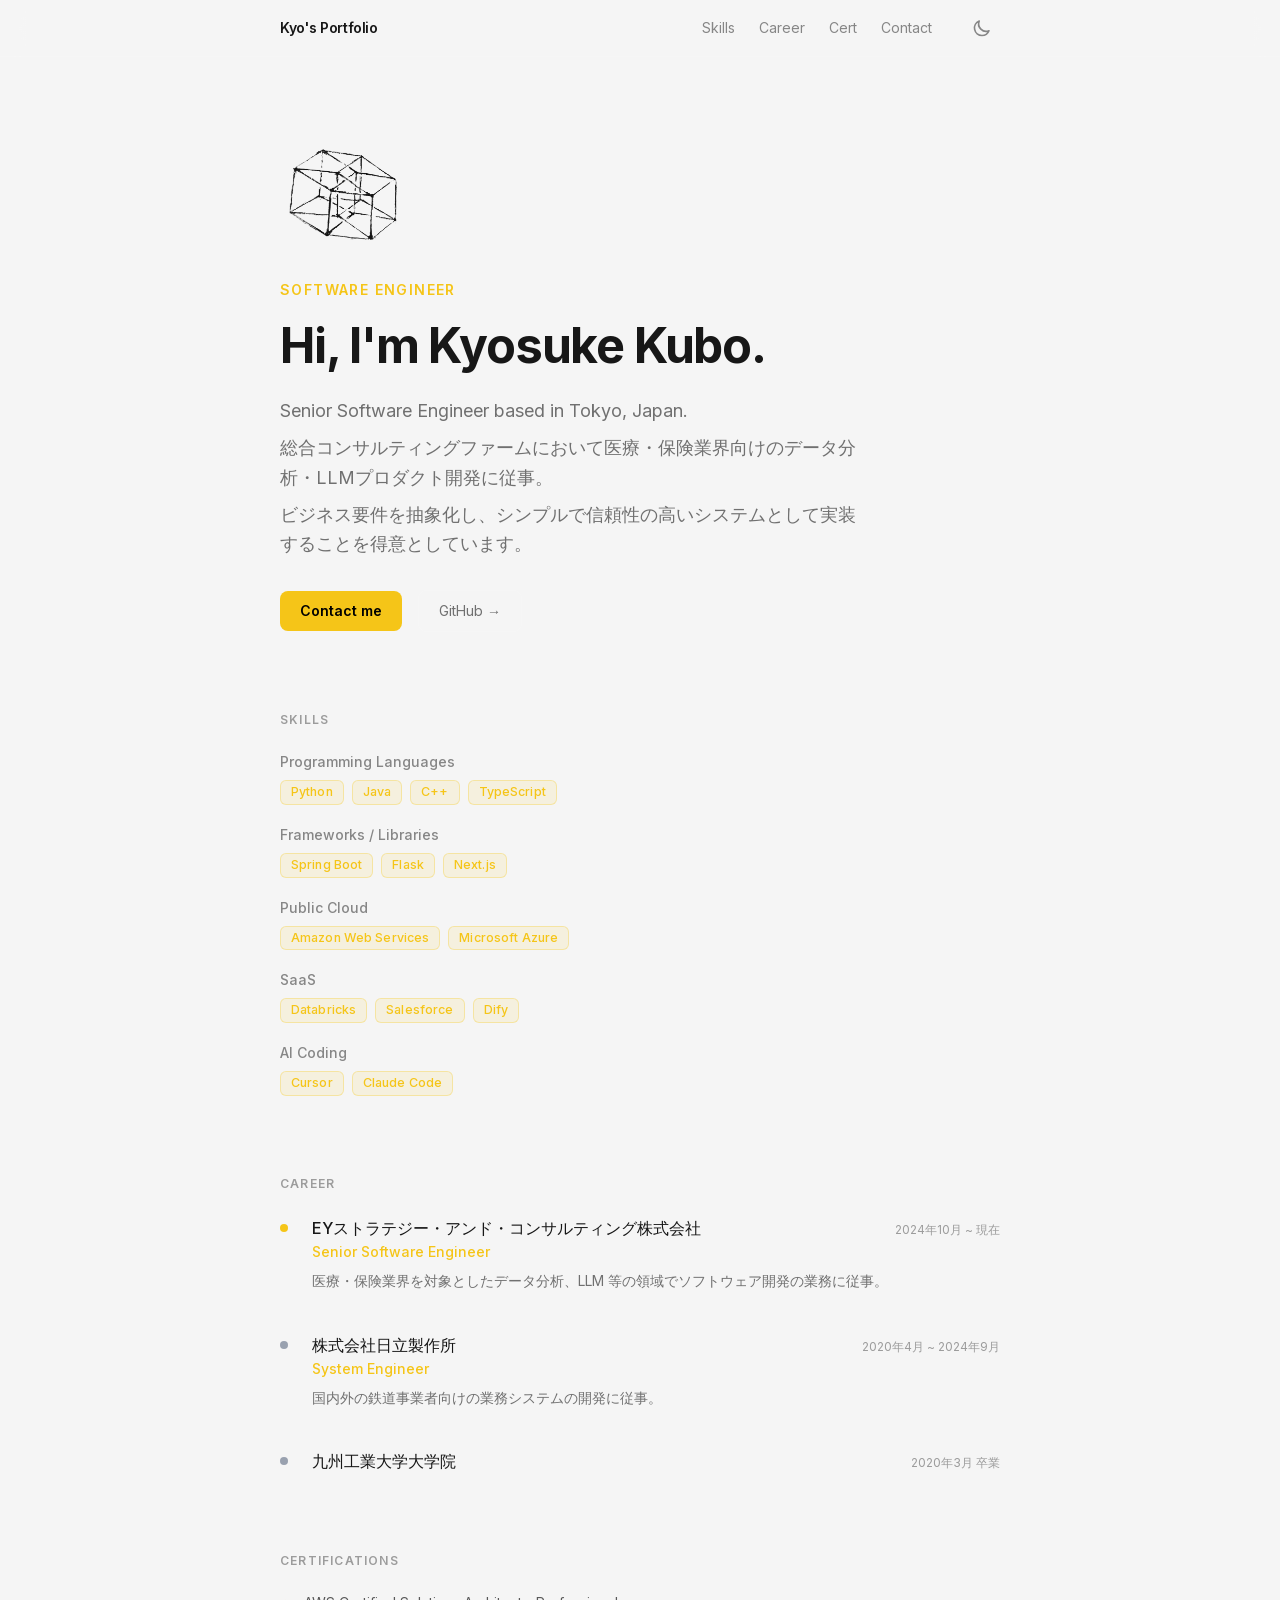
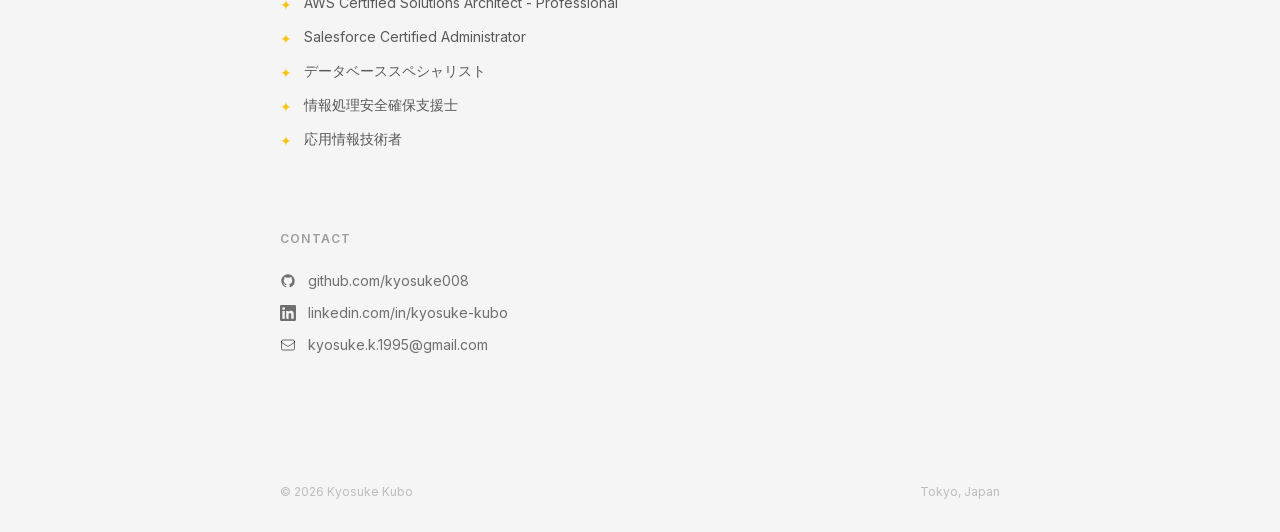
<file: index.html>
<!DOCTYPE html><html lang="ja" class="scroll-smooth inter_fa93af41-module__0D_jrq__className"><head><meta charSet="utf-8"/><meta name="viewport" content="width=device-width, initial-scale=1"/><link rel="preload" href="/_next/static/media/83afe278b6a6bb3c-s.p.0q-301v4kxxnr.woff2" as="font" crossorigin="" type="font/woff2"/><link rel="preload" as="image" href="/profile-dark.png"/><link rel="stylesheet" href="/_next/static/chunks/08q3ig8ivjnh_.css" data-precedence="next"/><link rel="preload" as="script" fetchPriority="low" href="/_next/static/chunks/0ursk~c~2p0vl.js"/><script src="/_next/static/chunks/0pjq-hlddzx4h.js" async=""></script><script src="/_next/static/chunks/0r7m44~cm1a3r.js" async=""></script><script src="/_next/static/chunks/turbopack-0j82t4inwybnk.js" async=""></script><script src="/_next/static/chunks/0robgw181dync.js" async=""></script><script src="/_next/static/chunks/0d3tkj33oycf2.js" async=""></script><script src="/_next/static/chunks/0~.8ig4yupqnt.js" async=""></script><meta name="next-size-adjust" content=""/><title>Kyosuke — Senior Software Engineer</title><meta name="description" content="Senior Software Engineer based in Tokyo, Japan. 医療・保険業界向けのデータ分析・LLMプロダクト開発に従事。"/><link rel="icon" href="/favicon.ico?favicon.0x3dzn~oxb6tn.ico" sizes="256x256" type="image/x-icon"/><script src="/_next/static/chunks/03~yq9q893hmn.js" noModule=""></script></head><body class="min-h-screen"><div hidden=""><!--$--><!--/$--></div><nav class="fixed top-0 left-0 right-0 z-50 border-b border-white/[0.06] bg-[var(--background)]/80 backdrop-blur-md"><div class="max-w-3xl mx-auto px-6 h-14 flex items-center justify-between"><span class="text-sm font-semibold tracking-tight">Kyo&#x27;s Portfolio</span><div class="flex items-center gap-6 text-sm text-[var(--foreground)]/50"><a href="#skills" class="hover:text-[var(--foreground)] transition-colors">Skills</a><a href="#career" class="hover:text-[var(--foreground)] transition-colors">Career</a><a href="#certifications" class="hover:text-[var(--foreground)] transition-colors">Cert</a><a href="#contact" class="hover:text-[var(--foreground)] transition-colors">Contact</a><button class="ml-2 p-2 rounded-lg hover:bg-white/5 transition-colors" aria-label="Toggle theme"><svg class="w-5 h-5" fill="none" stroke="currentColor" stroke-width="2" viewBox="0 0 24 24"><path stroke-linecap="round" stroke-linejoin="round" d="M12 3v1m0 16v1m9-9h-1M4 12H3m15.364 6.364l-.707-.707M6.343 6.343l-.707-.707m12.728 0l-.707.707M6.343 17.657l-.707.707M16 12a4 4 0 11-8 0 4 4 0 018 0z"></path></svg></button></div></div></nav><main class="max-w-3xl mx-auto px-6 pt-32 pb-24 space-y-20"><section id="about"><div class="relative w-32 h-32 rounded-full overflow-hidden mb-6"><img alt="Profile" decoding="async" data-nimg="fill" class="object-cover" style="position:absolute;height:100%;width:100%;left:0;top:0;right:0;bottom:0;color:transparent" src="/profile-dark.png"/></div><p class="text-[var(--accent)] text-sm font-semibold tracking-widest uppercase mb-4">Software Engineer</p><h1 class="text-5xl font-bold tracking-tight leading-tight mb-5">Hi, I&#x27;m <!-- -->Kyosuke Kubo<!-- -->.</h1><div class="text-[var(--foreground)]/60 text-lg leading-relaxed max-w-xl space-y-2"><p>Senior Software Engineer based in Tokyo, Japan.</p><p>総合コンサルティングファームにおいて医療・保険業界向けのデータ分析・LLMプロダクト開発に従事。</p><p>ビジネス要件を抽象化し、シンプルで信頼性の高いシステムとして実装することを得意としています。</p></div><div class="mt-8 flex items-center gap-4"><a href="mailto:kyosuke.k.1995@gmail.com" class="inline-flex items-center gap-2 bg-[var(--accent)] text-black text-sm font-semibold px-5 py-2.5 rounded-lg hover:bg-yellow-400 transition-colors">Contact me</a><a href="https://github.com/kyosuke008" target="_blank" rel="noopener" class="inline-flex items-center gap-2 text-sm text-[var(--foreground)]/60 hover:text-[var(--foreground)] transition-colors px-5 py-2.5 border border-white/10 rounded-lg hover:border-white/30">GitHub →</a></div></section><hr class="border-none border-t border-white/[0.07] m-0"/><section id="skills"><h2 class="text-xs font-semibold tracking-widest uppercase text-[var(--foreground)]/40 mb-6">Skills</h2><div class="space-y-5"><div><p class="text-sm text-[var(--foreground)]/50 mb-2 font-medium">Programming Languages</p><div class="flex flex-wrap gap-2"><span class="tag">Python</span><span class="tag">Java</span><span class="tag">C++</span><span class="tag">TypeScript</span></div></div><div><p class="text-sm text-[var(--foreground)]/50 mb-2 font-medium">Frameworks / Libraries</p><div class="flex flex-wrap gap-2"><span class="tag">Spring Boot</span><span class="tag">Flask</span><span class="tag">Next.js</span></div></div><div><p class="text-sm text-[var(--foreground)]/50 mb-2 font-medium">Public Cloud</p><div class="flex flex-wrap gap-2"><span class="tag">Amazon Web Services</span><span class="tag">Microsoft Azure</span></div></div><div><p class="text-sm text-[var(--foreground)]/50 mb-2 font-medium">SaaS</p><div class="flex flex-wrap gap-2"><span class="tag">Databricks</span><span class="tag">Salesforce</span><span class="tag">Dify</span></div></div><div><p class="text-sm text-[var(--foreground)]/50 mb-2 font-medium">AI Coding</p><div class="flex flex-wrap gap-2"><span class="tag">Cursor</span><span class="tag">Claude Code</span></div></div></div></section><hr class="border-none border-t border-white/[0.07] m-0"/><section id="career"><h2 class="text-xs font-semibold tracking-widest uppercase text-[var(--foreground)]/40 mb-6">Career</h2><div class="space-y-10"><div class="flex gap-6"><div class="pt-1 shrink-0"><div class="w-2 h-2 rounded-full mt-1 bg-[var(--accent)]"></div></div><div class="flex-1"><div class="flex items-baseline justify-between gap-4 flex-wrap"><h3 class="text-base font-medium text-[var(--foreground)]">EYストラテジー・アンド・コンサルティング株式会社</h3><span class="text-xs text-[var(--foreground)]/40">2024年10月 ~ 現在</span></div><p class="text-sm text-[var(--accent)] font-medium mt-0.5 mb-2">Senior Software Engineer</p><p class="text-sm text-[var(--foreground)]/60 leading-relaxed">医療・保険業界を対象としたデータ分析、LLM 等の領域でソフトウェア開発の業務に従事。</p></div></div><div class="flex gap-6"><div class="pt-1 shrink-0"><div class="w-2 h-2 rounded-full mt-1 bg-gray-400"></div></div><div class="flex-1"><div class="flex items-baseline justify-between gap-4 flex-wrap"><h3 class="text-base font-medium text-[var(--foreground)]">株式会社日立製作所</h3><span class="text-xs text-[var(--foreground)]/40">2020年4月 ~ 2024年9月</span></div><p class="text-sm text-[var(--accent)] font-medium mt-0.5 mb-2">System Engineer</p><p class="text-sm text-[var(--foreground)]/60 leading-relaxed">国内外の鉄道事業者向けの業務システムの開発に従事。</p></div></div><div class="flex gap-6"><div class="pt-1 shrink-0"><div class="w-2 h-2 rounded-full bg-gray-400 mt-1"></div></div><div class="flex-1"><div class="flex items-baseline justify-between gap-4 flex-wrap"><h3 class="text-base font-medium text-[var(--foreground)]">九州工業大学大学院</h3><span class="text-xs text-[var(--foreground)]/40">2020年3月 卒業</span></div></div></div></div></section><hr class="border-none border-t border-white/[0.07] m-0"/><section id="certifications"><h2 class="text-xs font-semibold tracking-widest uppercase text-[var(--foreground)]/40 mb-6">Certifications</h2><ul class="space-y-3"><li class="flex items-start gap-3 text-sm text-[var(--foreground)]/70"><span class="text-[var(--accent)] mt-0.5">✦</span>AWS Certified Solutions Architect - Professional</li><li class="flex items-start gap-3 text-sm text-[var(--foreground)]/70"><span class="text-[var(--accent)] mt-0.5">✦</span>Salesforce Certified Administrator</li><li class="flex items-start gap-3 text-sm text-[var(--foreground)]/70"><span class="text-[var(--accent)] mt-0.5">✦</span>データベーススペシャリスト</li><li class="flex items-start gap-3 text-sm text-[var(--foreground)]/70"><span class="text-[var(--accent)] mt-0.5">✦</span>情報処理安全確保支援士</li><li class="flex items-start gap-3 text-sm text-[var(--foreground)]/70"><span class="text-[var(--accent)] mt-0.5">✦</span>応用情報技術者</li></ul></section><hr class="border-none border-t border-white/[0.07] m-0"/><section id="contact"><h2 class="text-xs font-semibold tracking-widest uppercase text-[var(--foreground)]/40 mb-6">Contact</h2><div class="space-y-3"><a href="https://github.com/kyosuke008" target="_blank" rel="noopener" class="flex items-center gap-3 text-sm text-[var(--foreground)]/60 hover:text-[var(--foreground)] transition-colors group"><svg class="w-4 h-4 shrink-0" fill="currentColor" viewBox="0 0 24 24"><path d="M12 2C6.477 2 2 6.484 2 12.017c0 4.425 2.865 8.18 6.839 9.504.5.092.682-.217.682-.483 0-.237-.008-.868-.013-1.703-2.782.605-3.369-1.343-3.369-1.343-.454-1.158-1.11-1.466-1.11-1.466-.908-.62.069-.608.069-.608 1.003.07 1.531 1.032 1.531 1.032.892 1.53 2.341 1.088 2.91.832.092-.647.35-1.088.636-1.338-2.22-.253-4.555-1.113-4.555-4.951 0-1.093.39-1.988 1.029-2.688-.103-.253-.446-1.272.098-2.65 0 0 .84-.27 2.75 1.026A9.564 9.564 0 0112 6.844c.85.004 1.705.115 2.504.337 1.909-1.296 2.747-1.027 2.747-1.027.546 1.379.202 2.398.1 2.651.64.7 1.028 1.595 1.028 2.688 0 3.848-2.339 4.695-4.566 4.943.359.309.678.92.678 1.855 0 1.338-.012 2.419-.012 2.747 0 .268.18.58.688.482A10.019 10.019 0 0022 12.017C22 6.484 17.522 2 12 2z"></path></svg>github.com/kyosuke008</a><a href="https://www.linkedin.com/in/kyosuke-kubo-0a83b1193/" target="_blank" rel="noopener" class="flex items-center gap-3 text-sm text-[var(--foreground)]/60 hover:text-[var(--foreground)] transition-colors"><svg class="w-4 h-4 shrink-0" fill="currentColor" viewBox="0 0 24 24"><path d="M20.447 20.452h-3.554v-5.569c0-1.328-.027-3.037-1.852-3.037-1.853 0-2.136 1.445-2.136 2.939v5.667H9.351V9h3.414v1.561h.046c.477-.9 1.637-1.85 3.37-1.85 3.601 0 4.267 2.37 4.267 5.455v6.286zM5.337 7.433a2.062 2.062 0 01-2.063-2.065 2.064 2.064 0 112.063 2.065zm1.782 13.019H3.555V9h3.564v11.452zM22.225 0H1.771C.792 0 0 .774 0 1.729v20.542C0 23.227.792 24 1.771 24h20.451C23.2 24 24 23.227 24 22.271V1.729C24 .774 23.2 0 22.222 0h.003z"></path></svg>linkedin.com/in/kyosuke-kubo</a><a href="mailto:kyosuke.k.1995@gmail.com" class="flex items-center gap-3 text-sm text-[var(--foreground)]/60 hover:text-[var(--foreground)] transition-colors"><svg class="w-4 h-4 shrink-0" fill="none" stroke="currentColor" stroke-width="1.5" viewBox="0 0 24 24"><path stroke-linecap="round" stroke-linejoin="round" d="M21.75 6.75v10.5a2.25 2.25 0 01-2.25 2.25h-15a2.25 2.25 0 01-2.25-2.25V6.75m19.5 0A2.25 2.25 0 0019.5 4.5h-15a2.25 2.25 0 00-2.25 2.25m19.5 0v.243a2.25 2.25 0 01-1.07 1.916l-7.5 4.615a2.25 2.25 0 01-2.36 0L3.32 8.91a2.25 2.25 0 01-1.07-1.916V6.75"></path></svg>kyosuke.k.1995@gmail.com</a></div></section></main><footer class="border-t border-white/[0.06] py-8"><div class="max-w-3xl mx-auto px-6 flex items-center justify-between text-xs text-[var(--foreground)]/25"><span>© 2026 <!-- -->Kyosuke Kubo</span><span>Tokyo, Japan</span></div></footer><!--$--><!--/$--><script src="/_next/static/chunks/0ursk~c~2p0vl.js" id="_R_" async=""></script><script>(self.__next_f=self.__next_f||[]).push([0])</script><script>self.__next_f.push([1,"1:\"$Sreact.fragment\"\n2:I[80492,[\"/_next/static/chunks/0robgw181dync.js\",\"/_next/static/chunks/0d3tkj33oycf2.js\"],\"ThemeProvider\"]\n3:I[39756,[\"/_next/static/chunks/0robgw181dync.js\",\"/_next/static/chunks/0d3tkj33oycf2.js\"],\"default\"]\n4:I[37457,[\"/_next/static/chunks/0robgw181dync.js\",\"/_next/static/chunks/0d3tkj33oycf2.js\"],\"default\"]\n5:I[47257,[\"/_next/static/chunks/0robgw181dync.js\",\"/_next/static/chunks/0d3tkj33oycf2.js\"],\"ClientPageRoot\"]\n6:I[31713,[\"/_next/static/chunks/0robgw181dync.js\",\"/_next/static/chunks/0d3tkj33oycf2.js\",\"/_next/static/chunks/0~.8ig4yupqnt.js\"],\"default\"]\n9:I[97367,[\"/_next/static/chunks/0robgw181dync.js\",\"/_next/static/chunks/0d3tkj33oycf2.js\"],\"OutletBoundary\"]\na:\"$Sreact.suspense\"\nc:I[97367,[\"/_next/static/chunks/0robgw181dync.js\",\"/_next/static/chunks/0d3tkj33oycf2.js\"],\"ViewportBoundary\"]\ne:I[97367,[\"/_next/static/chunks/0robgw181dync.js\",\"/_next/static/chunks/0d3tkj33oycf2.js\"],\"MetadataBoundary\"]\n10:I[68027,[\"/_next/static/chunks/0robgw181dync.js\",\"/_next/static/chunks/0d3tkj33oycf2.js\"],\"default\",1]\n:HL[\"/_next/static/chunks/08q3ig8ivjnh_.css\",\"style\"]\n:HL[\"/_next/static/media/83afe278b6a6bb3c-s.p.0q-301v4kxxnr.woff2\",\"font\",{\"crossOrigin\":\"\",\"type\":\"font/woff2\"}]\n"])</script><script>self.__next_f.push([1,"0:{\"P\":null,\"c\":[\"\",\"\"],\"q\":\"\",\"i\":false,\"f\":[[[\"\",{\"children\":[\"__PAGE__\",{}]},\"$undefined\",\"$undefined\",16],[[\"$\",\"$1\",\"c\",{\"children\":[[[\"$\",\"link\",\"0\",{\"rel\":\"stylesheet\",\"href\":\"/_next/static/chunks/08q3ig8ivjnh_.css\",\"precedence\":\"next\",\"crossOrigin\":\"$undefined\",\"nonce\":\"$undefined\"}],[\"$\",\"script\",\"script-0\",{\"src\":\"/_next/static/chunks/0robgw181dync.js\",\"async\":true,\"nonce\":\"$undefined\"}],[\"$\",\"script\",\"script-1\",{\"src\":\"/_next/static/chunks/0d3tkj33oycf2.js\",\"async\":true,\"nonce\":\"$undefined\"}]],[\"$\",\"html\",null,{\"lang\":\"ja\",\"className\":\"scroll-smooth inter_fa93af41-module__0D_jrq__className\",\"suppressHydrationWarning\":true,\"children\":[\"$\",\"body\",null,{\"className\":\"min-h-screen\",\"children\":[\"$\",\"$L2\",null,{\"children\":[\"$\",\"$L3\",null,{\"parallelRouterKey\":\"children\",\"error\":\"$undefined\",\"errorStyles\":\"$undefined\",\"errorScripts\":\"$undefined\",\"template\":[\"$\",\"$L4\",null,{}],\"templateStyles\":\"$undefined\",\"templateScripts\":\"$undefined\",\"notFound\":[[[\"$\",\"title\",null,{\"children\":\"404: This page could not be found.\"}],[\"$\",\"div\",null,{\"style\":{\"fontFamily\":\"system-ui,\\\"Segoe UI\\\",Roboto,Helvetica,Arial,sans-serif,\\\"Apple Color Emoji\\\",\\\"Segoe UI Emoji\\\"\",\"height\":\"100vh\",\"textAlign\":\"center\",\"display\":\"flex\",\"flexDirection\":\"column\",\"alignItems\":\"center\",\"justifyContent\":\"center\"},\"children\":[\"$\",\"div\",null,{\"children\":[[\"$\",\"style\",null,{\"dangerouslySetInnerHTML\":{\"__html\":\"body{color:#000;background:#fff;margin:0}.next-error-h1{border-right:1px solid rgba(0,0,0,.3)}@media (prefers-color-scheme:dark){body{color:#fff;background:#000}.next-error-h1{border-right:1px solid rgba(255,255,255,.3)}}\"}}],[\"$\",\"h1\",null,{\"className\":\"next-error-h1\",\"style\":{\"display\":\"inline-block\",\"margin\":\"0 20px 0 0\",\"padding\":\"0 23px 0 0\",\"fontSize\":24,\"fontWeight\":500,\"verticalAlign\":\"top\",\"lineHeight\":\"49px\"},\"children\":404}],[\"$\",\"div\",null,{\"style\":{\"display\":\"inline-block\"},\"children\":[\"$\",\"h2\",null,{\"style\":{\"fontSize\":14,\"fontWeight\":400,\"lineHeight\":\"49px\",\"margin\":0},\"children\":\"This page could not be found.\"}]}]]}]}]],[]],\"forbidden\":\"$undefined\",\"unauthorized\":\"$undefined\"}]}]}]}]]}],{\"children\":[[\"$\",\"$1\",\"c\",{\"children\":[[\"$\",\"$L5\",null,{\"Component\":\"$6\",\"serverProvidedParams\":{\"searchParams\":{},\"params\":{},\"promises\":[\"$@7\",\"$@8\"]}}],[[\"$\",\"script\",\"script-0\",{\"src\":\"/_next/static/chunks/0~.8ig4yupqnt.js\",\"async\":true,\"nonce\":\"$undefined\"}]],[\"$\",\"$L9\",null,{\"children\":[\"$\",\"$a\",null,{\"name\":\"Next.MetadataOutlet\",\"children\":\"$@b\"}]}]]}],{},null,false,null]},null,false,null],[\"$\",\"$1\",\"h\",{\"children\":[null,[\"$\",\"$Lc\",null,{\"children\":\"$Ld\"}],[\"$\",\"div\",null,{\"hidden\":true,\"children\":[\"$\",\"$Le\",null,{\"children\":[\"$\",\"$a\",null,{\"name\":\"Next.Metadata\",\"children\":\"$Lf\"}]}]}],[\"$\",\"meta\",null,{\"name\":\"next-size-adjust\",\"content\":\"\"}]]}],false]],\"m\":\"$undefined\",\"G\":[\"$10\",[[\"$\",\"link\",\"0\",{\"rel\":\"stylesheet\",\"href\":\"/_next/static/chunks/08q3ig8ivjnh_.css\",\"precedence\":\"next\",\"crossOrigin\":\"$undefined\",\"nonce\":\"$undefined\"}]]],\"S\":true,\"h\":null,\"s\":\"$undefined\",\"l\":\"$undefined\",\"p\":\"$undefined\",\"d\":\"$undefined\",\"b\":\"yuoHbDoEYcFSkBVaw0_t3\"}\n"])</script><script>self.__next_f.push([1,"7:{}\n8:\"$0:f:0:1:1:children:0:props:children:0:props:serverProvidedParams:params\"\n"])</script><script>self.__next_f.push([1,"d:[[\"$\",\"meta\",\"0\",{\"charSet\":\"utf-8\"}],[\"$\",\"meta\",\"1\",{\"name\":\"viewport\",\"content\":\"width=device-width, initial-scale=1\"}]]\n"])</script><script>self.__next_f.push([1,"11:I[27201,[\"/_next/static/chunks/0robgw181dync.js\",\"/_next/static/chunks/0d3tkj33oycf2.js\"],\"IconMark\"]\nb:null\nf:[[\"$\",\"title\",\"0\",{\"children\":\"Kyosuke — Senior Software Engineer\"}],[\"$\",\"meta\",\"1\",{\"name\":\"description\",\"content\":\"Senior Software Engineer based in Tokyo, Japan. 医療・保険業界向けのデータ分析・LLMプロダクト開発に従事。\"}],[\"$\",\"link\",\"2\",{\"rel\":\"icon\",\"href\":\"/favicon.ico?favicon.0x3dzn~oxb6tn.ico\",\"sizes\":\"256x256\",\"type\":\"image/x-icon\"}],[\"$\",\"$L11\",\"3\",{}]]\n"])</script></body></html>
</file>
<file: _next/static/chunks/08q3ig8ivjnh_.css>
@font-face{font-family:Inter;font-style:normal;font-weight:100 900;font-display:swap;src:url(../media/2c55a0e60120577a-s.0bjc5tiuqdqro.woff2)format("woff2");unicode-range:U+460-52F,U+1C80-1C8A,U+20B4,U+2DE0-2DFF,U+A640-A69F,U+FE2E-FE2F}@font-face{font-family:Inter;font-style:normal;font-weight:100 900;font-display:swap;src:url(../media/9c72aa0f40e4eef8-s.0m6w47a4e5dy9.woff2)format("woff2");unicode-range:U+301,U+400-45F,U+490-491,U+4B0-4B1,U+2116}@font-face{font-family:Inter;font-style:normal;font-weight:100 900;font-display:swap;src:url(../media/ad66f9afd8947f86-s.11u06r12fd6v_.woff2)format("woff2");unicode-range:U+1F??}@font-face{font-family:Inter;font-style:normal;font-weight:100 900;font-display:swap;src:url(../media/5476f68d60460930-s.0wxq9webf.ew4.woff2)format("woff2");unicode-range:U+370-377,U+37A-37F,U+384-38A,U+38C,U+38E-3A1,U+3A3-3FF}@font-face{font-family:Inter;font-style:normal;font-weight:100 900;font-display:swap;src:url(../media/2bbe8d2671613f1f-s.067x_6k0k23tk.woff2)format("woff2");unicode-range:U+102-103,U+110-111,U+128-129,U+168-169,U+1A0-1A1,U+1AF-1B0,U+300-301,U+303-304,U+308-309,U+323,U+329,U+1EA0-1EF9,U+20AB}@font-face{font-family:Inter;font-style:normal;font-weight:100 900;font-display:swap;src:url(../media/1bffadaabf893a1e-s.16ipb6fqu393i.woff2)format("woff2");unicode-range:U+100-2BA,U+2BD-2C5,U+2C7-2CC,U+2CE-2D7,U+2DD-2FF,U+304,U+308,U+329,U+1D00-1DBF,U+1E00-1E9F,U+1EF2-1EFF,U+2020,U+20A0-20AB,U+20AD-20C0,U+2113,U+2C60-2C7F,U+A720-A7FF}@font-face{font-family:Inter;font-style:normal;font-weight:100 900;font-display:swap;src:url(../media/83afe278b6a6bb3c-s.p.0q-301v4kxxnr.woff2)format("woff2");unicode-range:U+??,U+131,U+152-153,U+2BB-2BC,U+2C6,U+2DA,U+2DC,U+304,U+308,U+329,U+2000-206F,U+20AC,U+2122,U+2191,U+2193,U+2212,U+2215,U+FEFF,U+FFFD}@font-face{font-family:Inter Fallback;src:local(Arial);ascent-override:90.44%;descent-override:22.52%;line-gap-override:0.0%;size-adjust:107.12%}.inter_fa93af41-module__0D_jrq__className{font-family:Inter,Inter Fallback;font-style:normal}
@layer properties{@supports (((-webkit-hyphens:none)) and (not (margin-trim:inline))) or ((-moz-orient:inline) and (not (color:rgb(from red r g b)))){*,:before,:after,::backdrop{--tw-space-y-reverse:0;--tw-border-style:solid;--tw-leading:initial;--tw-font-weight:initial;--tw-tracking:initial;--tw-backdrop-blur:initial;--tw-backdrop-brightness:initial;--tw-backdrop-contrast:initial;--tw-backdrop-grayscale:initial;--tw-backdrop-hue-rotate:initial;--tw-backdrop-invert:initial;--tw-backdrop-opacity:initial;--tw-backdrop-saturate:initial;--tw-backdrop-sepia:initial}}}@layer theme{:root,:host{--font-sans:ui-sans-serif, system-ui, sans-serif, "Apple Color Emoji", "Segoe UI Emoji", "Segoe UI Symbol", "Noto Color Emoji";--font-mono:ui-monospace, SFMono-Regular, Menlo, Monaco, Consolas, "Liberation Mono", "Courier New", monospace;--color-yellow-400:#fac800;--color-gray-400:#99a1af;--color-black:#000;--color-white:#fff;--spacing:.25rem;--container-xl:36rem;--container-3xl:48rem;--text-xs:.75rem;--text-xs--line-height:calc(1 / .75);--text-sm:.875rem;--text-sm--line-height:calc(1.25 / .875);--text-base:1rem;--text-base--line-height:calc(1.5 / 1);--text-lg:1.125rem;--text-lg--line-height:calc(1.75 / 1.125);--text-5xl:3rem;--text-5xl--line-height:1;--font-weight-medium:500;--font-weight-semibold:600;--font-weight-bold:700;--tracking-tight:-.025em;--tracking-widest:.1em;--leading-tight:1.25;--leading-relaxed:1.625;--radius-lg:.5rem;--blur-md:12px;--default-transition-duration:.15s;--default-transition-timing-function:cubic-bezier(.4, 0, .2, 1);--default-font-family:var(--font-sans);--default-mono-font-family:var(--font-mono)}@supports (color:lab(0% 0 0)){:root,:host{--color-yellow-400:lab(83.2664% 8.65132 106.895);--color-gray-400:lab(65.9269% -.832707 -8.17474)}}}@layer base{*,:after,:before,::backdrop{box-sizing:border-box;border:0 solid;margin:0;padding:0}::file-selector-button{box-sizing:border-box;border:0 solid;margin:0;padding:0}html,:host{-webkit-text-size-adjust:100%;tab-size:4;line-height:1.5;font-family:var(--default-font-family,ui-sans-serif, system-ui, sans-serif, "Apple Color Emoji", "Segoe UI Emoji", "Segoe UI Symbol", "Noto Color Emoji");font-feature-settings:var(--default-font-feature-settings,normal);font-variation-settings:var(--default-font-variation-settings,normal);-webkit-tap-highlight-color:transparent}hr{height:0;color:inherit;border-top-width:1px}abbr:where([title]){-webkit-text-decoration:underline dotted;text-decoration:underline dotted}h1,h2,h3,h4,h5,h6{font-size:inherit;font-weight:inherit}a{color:inherit;-webkit-text-decoration:inherit;-webkit-text-decoration:inherit;-webkit-text-decoration:inherit;-webkit-text-decoration:inherit;text-decoration:inherit}b,strong{font-weight:bolder}code,kbd,samp,pre{font-family:var(--default-mono-font-family,ui-monospace, SFMono-Regular, Menlo, Monaco, Consolas, "Liberation Mono", "Courier New", monospace);font-feature-settings:var(--default-mono-font-feature-settings,normal);font-variation-settings:var(--default-mono-font-variation-settings,normal);font-size:1em}small{font-size:80%}sub,sup{vertical-align:baseline;font-size:75%;line-height:0;position:relative}sub{bottom:-.25em}sup{top:-.5em}table{text-indent:0;border-color:inherit;border-collapse:collapse}:-moz-focusring{outline:auto}progress{vertical-align:baseline}summary{display:list-item}ol,ul,menu{list-style:none}img,svg,video,canvas,audio,iframe,embed,object{vertical-align:middle;display:block}img,video{max-width:100%;height:auto}button,input,select,optgroup,textarea{font:inherit;font-feature-settings:inherit;font-variation-settings:inherit;letter-spacing:inherit;color:inherit;opacity:1;background-color:#0000;border-radius:0}::file-selector-button{font:inherit;font-feature-settings:inherit;font-variation-settings:inherit;letter-spacing:inherit;color:inherit;opacity:1;background-color:#0000;border-radius:0}:where(select:is([multiple],[size])) optgroup{font-weight:bolder}:where(select:is([multiple],[size])) optgroup option{padding-inline-start:20px}::file-selector-button{margin-inline-end:4px}::placeholder{opacity:1}@supports (not ((-webkit-appearance:-apple-pay-button))) or (contain-intrinsic-size:1px){::placeholder{color:currentColor}@supports (color:color-mix(in lab, red, red)){::placeholder{color:color-mix(in oklab, currentcolor 50%, transparent)}}}textarea{resize:vertical}::-webkit-search-decoration{-webkit-appearance:none}::-webkit-date-and-time-value{min-height:1lh;text-align:inherit}::-webkit-datetime-edit{display:inline-flex}::-webkit-datetime-edit-fields-wrapper{padding:0}::-webkit-datetime-edit{padding-block:0}::-webkit-datetime-edit-year-field{padding-block:0}::-webkit-datetime-edit-month-field{padding-block:0}::-webkit-datetime-edit-day-field{padding-block:0}::-webkit-datetime-edit-hour-field{padding-block:0}::-webkit-datetime-edit-minute-field{padding-block:0}::-webkit-datetime-edit-second-field{padding-block:0}::-webkit-datetime-edit-millisecond-field{padding-block:0}::-webkit-datetime-edit-meridiem-field{padding-block:0}::-webkit-calendar-picker-indicator{line-height:1}:-moz-ui-invalid{box-shadow:none}button,input:where([type=button],[type=reset],[type=submit]){appearance:button}::file-selector-button{appearance:button}::-webkit-inner-spin-button{height:auto}::-webkit-outer-spin-button{height:auto}[hidden]:where(:not([hidden=until-found])){display:none!important}}@layer components;@layer utilities{.fixed{position:fixed}.relative{position:relative}.start{inset-inline-start:var(--spacing)}.top-0{top:calc(var(--spacing) * 0)}.right-0{right:calc(var(--spacing) * 0)}.left-0{left:calc(var(--spacing) * 0)}.z-50{z-index:50}.m-0{margin:calc(var(--spacing) * 0)}.mx-auto{margin-inline:auto}.mt-0\.5{margin-top:calc(var(--spacing) * .5)}.mt-1{margin-top:calc(var(--spacing) * 1)}.mt-8{margin-top:calc(var(--spacing) * 8)}.mb-2{margin-bottom:calc(var(--spacing) * 2)}.mb-4{margin-bottom:calc(var(--spacing) * 4)}.mb-5{margin-bottom:calc(var(--spacing) * 5)}.mb-6{margin-bottom:calc(var(--spacing) * 6)}.ml-2{margin-left:calc(var(--spacing) * 2)}.flex{display:flex}.inline-flex{display:inline-flex}.h-2{height:calc(var(--spacing) * 2)}.h-4{height:calc(var(--spacing) * 4)}.h-5{height:calc(var(--spacing) * 5)}.h-14{height:calc(var(--spacing) * 14)}.h-32{height:calc(var(--spacing) * 32)}.min-h-screen{min-height:100vh}.w-2{width:calc(var(--spacing) * 2)}.w-4{width:calc(var(--spacing) * 4)}.w-5{width:calc(var(--spacing) * 5)}.w-32{width:calc(var(--spacing) * 32)}.max-w-3xl{max-width:var(--container-3xl)}.max-w-xl{max-width:var(--container-xl)}.flex-1{flex:1}.shrink-0{flex-shrink:0}.flex-wrap{flex-wrap:wrap}.items-baseline{align-items:baseline}.items-center{align-items:center}.items-start{align-items:flex-start}.justify-between{justify-content:space-between}.gap-2{gap:calc(var(--spacing) * 2)}.gap-3{gap:calc(var(--spacing) * 3)}.gap-4{gap:calc(var(--spacing) * 4)}.gap-6{gap:calc(var(--spacing) * 6)}:where(.space-y-2>:not(:last-child)){--tw-space-y-reverse:0;margin-block-start:calc(calc(var(--spacing) * 2) * var(--tw-space-y-reverse));margin-block-end:calc(calc(var(--spacing) * 2) * calc(1 - var(--tw-space-y-reverse)))}:where(.space-y-3>:not(:last-child)){--tw-space-y-reverse:0;margin-block-start:calc(calc(var(--spacing) * 3) * var(--tw-space-y-reverse));margin-block-end:calc(calc(var(--spacing) * 3) * calc(1 - var(--tw-space-y-reverse)))}:where(.space-y-5>:not(:last-child)){--tw-space-y-reverse:0;margin-block-start:calc(calc(var(--spacing) * 5) * var(--tw-space-y-reverse));margin-block-end:calc(calc(var(--spacing) * 5) * calc(1 - var(--tw-space-y-reverse)))}:where(.space-y-10>:not(:last-child)){--tw-space-y-reverse:0;margin-block-start:calc(calc(var(--spacing) * 10) * var(--tw-space-y-reverse));margin-block-end:calc(calc(var(--spacing) * 10) * calc(1 - var(--tw-space-y-reverse)))}:where(.space-y-20>:not(:last-child)){--tw-space-y-reverse:0;margin-block-start:calc(calc(var(--spacing) * 20) * var(--tw-space-y-reverse));margin-block-end:calc(calc(var(--spacing) * 20) * calc(1 - var(--tw-space-y-reverse)))}.overflow-hidden{overflow:hidden}.scroll-smooth{scroll-behavior:smooth}.rounded-full{border-radius:3.40282e38px}.rounded-lg{border-radius:var(--radius-lg)}.border{border-style:var(--tw-border-style);border-width:1px}.border-t{border-top-style:var(--tw-border-style);border-top-width:1px}.border-b{border-bottom-style:var(--tw-border-style);border-bottom-width:1px}.border-none{--tw-border-style:none;border-style:none}.border-white\/10{border-color:#ffffff1a}@supports (color:color-mix(in lab, red, red)){.border-white\/10{border-color:color-mix(in oklab, var(--color-white) 10%, transparent)}}.border-white\/\[0\.06\]{border-color:#ffffff0f}@supports (color:color-mix(in lab, red, red)){.border-white\/\[0\.06\]{border-color:color-mix(in oklab, var(--color-white) 6%, transparent)}}.border-white\/\[0\.07\]{border-color:#ffffff12}@supports (color:color-mix(in lab, red, red)){.border-white\/\[0\.07\]{border-color:color-mix(in oklab, var(--color-white) 7.0%, transparent)}}.bg-\[var\(--accent\)\]{background-color:var(--accent)}.bg-\[var\(--background\)\]\/80{background-color:var(--background)}@supports (color:color-mix(in lab, red, red)){.bg-\[var\(--background\)\]\/80{background-color:color-mix(in oklab, var(--background) 80%, transparent)}}.bg-gray-400{background-color:var(--color-gray-400)}.object-cover{object-fit:cover}.p-2{padding:calc(var(--spacing) * 2)}.px-5{padding-inline:calc(var(--spacing) * 5)}.px-6{padding-inline:calc(var(--spacing) * 6)}.py-2\.5{padding-block:calc(var(--spacing) * 2.5)}.py-8{padding-block:calc(var(--spacing) * 8)}.pt-1{padding-top:calc(var(--spacing) * 1)}.pt-32{padding-top:calc(var(--spacing) * 32)}.pb-24{padding-bottom:calc(var(--spacing) * 24)}.text-5xl{font-size:var(--text-5xl);line-height:var(--tw-leading,var(--text-5xl--line-height))}.text-base{font-size:var(--text-base);line-height:var(--tw-leading,var(--text-base--line-height))}.text-lg{font-size:var(--text-lg);line-height:var(--tw-leading,var(--text-lg--line-height))}.text-sm{font-size:var(--text-sm);line-height:var(--tw-leading,var(--text-sm--line-height))}.text-xs{font-size:var(--text-xs);line-height:var(--tw-leading,var(--text-xs--line-height))}.leading-relaxed{--tw-leading:var(--leading-relaxed);line-height:var(--leading-relaxed)}.leading-tight{--tw-leading:var(--leading-tight);line-height:var(--leading-tight)}.font-bold{--tw-font-weight:var(--font-weight-bold);font-weight:var(--font-weight-bold)}.font-medium{--tw-font-weight:var(--font-weight-medium);font-weight:var(--font-weight-medium)}.font-semibold{--tw-font-weight:var(--font-weight-semibold);font-weight:var(--font-weight-semibold)}.tracking-tight{--tw-tracking:var(--tracking-tight);letter-spacing:var(--tracking-tight)}.tracking-widest{--tw-tracking:var(--tracking-widest);letter-spacing:var(--tracking-widest)}.text-\[var\(--accent\)\]{color:var(--accent)}.text-\[var\(--foreground\)\],.text-\[var\(--foreground\)\]\/25{color:var(--foreground)}@supports (color:color-mix(in lab, red, red)){.text-\[var\(--foreground\)\]\/25{color:color-mix(in oklab, var(--foreground) 25%, transparent)}}.text-\[var\(--foreground\)\]\/40{color:var(--foreground)}@supports (color:color-mix(in lab, red, red)){.text-\[var\(--foreground\)\]\/40{color:color-mix(in oklab, var(--foreground) 40%, transparent)}}.text-\[var\(--foreground\)\]\/50{color:var(--foreground)}@supports (color:color-mix(in lab, red, red)){.text-\[var\(--foreground\)\]\/50{color:color-mix(in oklab, var(--foreground) 50%, transparent)}}.text-\[var\(--foreground\)\]\/60{color:var(--foreground)}@supports (color:color-mix(in lab, red, red)){.text-\[var\(--foreground\)\]\/60{color:color-mix(in oklab, var(--foreground) 60%, transparent)}}.text-\[var\(--foreground\)\]\/70{color:var(--foreground)}@supports (color:color-mix(in lab, red, red)){.text-\[var\(--foreground\)\]\/70{color:color-mix(in oklab, var(--foreground) 70%, transparent)}}.text-black{color:var(--color-black)}.uppercase{text-transform:uppercase}.backdrop-blur-md{--tw-backdrop-blur:blur(var(--blur-md));-webkit-backdrop-filter:var(--tw-backdrop-blur,) var(--tw-backdrop-brightness,) var(--tw-backdrop-contrast,) var(--tw-backdrop-grayscale,) var(--tw-backdrop-hue-rotate,) var(--tw-backdrop-invert,) var(--tw-backdrop-opacity,) var(--tw-backdrop-saturate,) var(--tw-backdrop-sepia,);backdrop-filter:var(--tw-backdrop-blur,) var(--tw-backdrop-brightness,) var(--tw-backdrop-contrast,) var(--tw-backdrop-grayscale,) var(--tw-backdrop-hue-rotate,) var(--tw-backdrop-invert,) var(--tw-backdrop-opacity,) var(--tw-backdrop-saturate,) var(--tw-backdrop-sepia,)}.transition-colors{transition-property:color,background-color,border-color,outline-color,text-decoration-color,fill,stroke,--tw-gradient-from,--tw-gradient-via,--tw-gradient-to;transition-timing-function:var(--tw-ease,var(--default-transition-timing-function));transition-duration:var(--tw-duration,var(--default-transition-duration))}@media (hover:hover){.hover\:border-white\/30:hover{border-color:#ffffff4d}@supports (color:color-mix(in lab, red, red)){.hover\:border-white\/30:hover{border-color:color-mix(in oklab, var(--color-white) 30%, transparent)}}.hover\:bg-white\/5:hover{background-color:#ffffff0d}@supports (color:color-mix(in lab, red, red)){.hover\:bg-white\/5:hover{background-color:color-mix(in oklab, var(--color-white) 5%, transparent)}}.hover\:bg-yellow-400:hover{background-color:var(--color-yellow-400)}.hover\:text-\[var\(--foreground\)\]:hover{color:var(--foreground)}}}:root{--background:#f5f5f5;--foreground:#171717;--accent:#f5c518}[data-theme=dark]{--background:#262626;--foreground:#fff}body{background:var(--background);color:var(--foreground);transition:background-color .3s,color .3s}.tag{color:var(--accent);letter-spacing:.01em;background:#f5c5181a;border:1px solid #f5c5184d;border-radius:6px;padding:2px 10px;font-size:.78rem;font-weight:500;display:inline-block}@property --tw-space-y-reverse{syntax:"*";inherits:false;initial-value:0}@property --tw-border-style{syntax:"*";inherits:false;initial-value:solid}@property --tw-leading{syntax:"*";inherits:false}@property --tw-font-weight{syntax:"*";inherits:false}@property --tw-tracking{syntax:"*";inherits:false}@property --tw-backdrop-blur{syntax:"*";inherits:false}@property --tw-backdrop-brightness{syntax:"*";inherits:false}@property --tw-backdrop-contrast{syntax:"*";inherits:false}@property --tw-backdrop-grayscale{syntax:"*";inherits:false}@property --tw-backdrop-hue-rotate{syntax:"*";inherits:false}@property --tw-backdrop-invert{syntax:"*";inherits:false}@property --tw-backdrop-opacity{syntax:"*";inherits:false}@property --tw-backdrop-saturate{syntax:"*";inherits:false}@property --tw-backdrop-sepia{syntax:"*";inherits:false}
</file>
